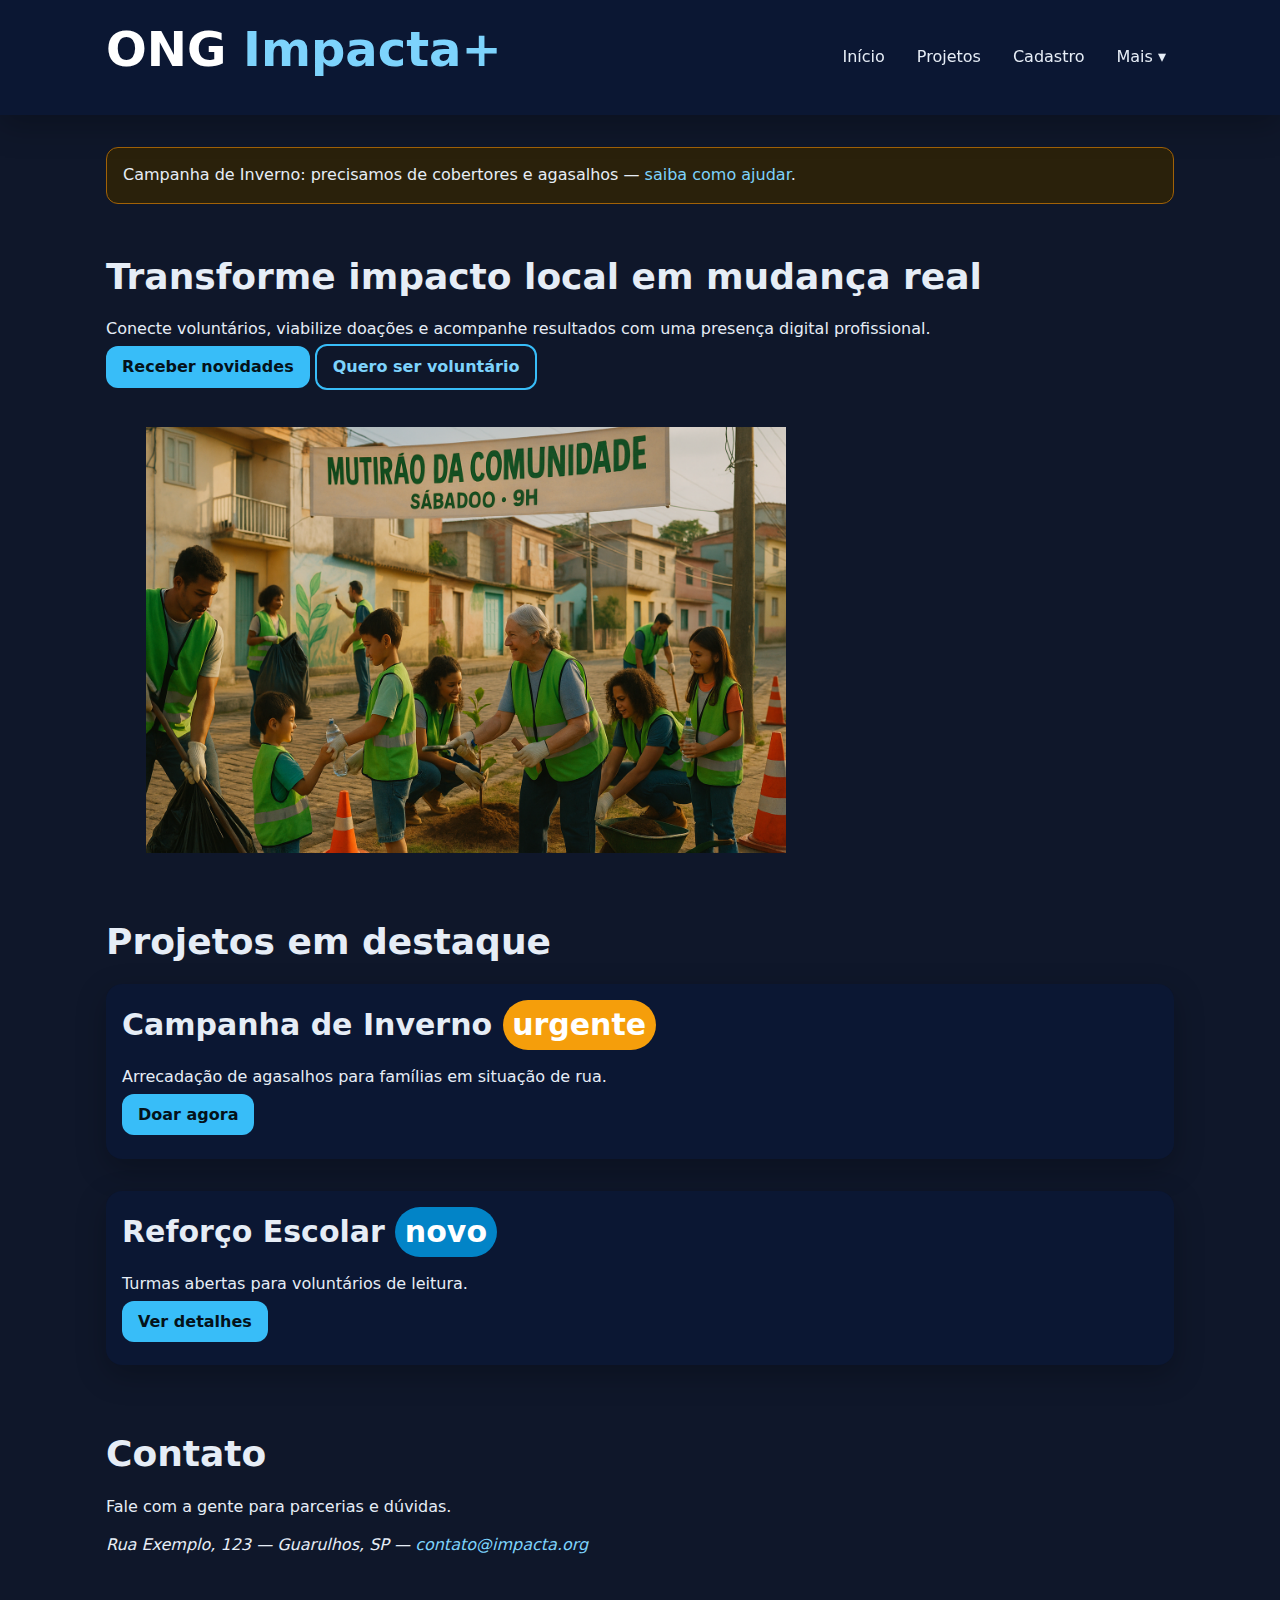
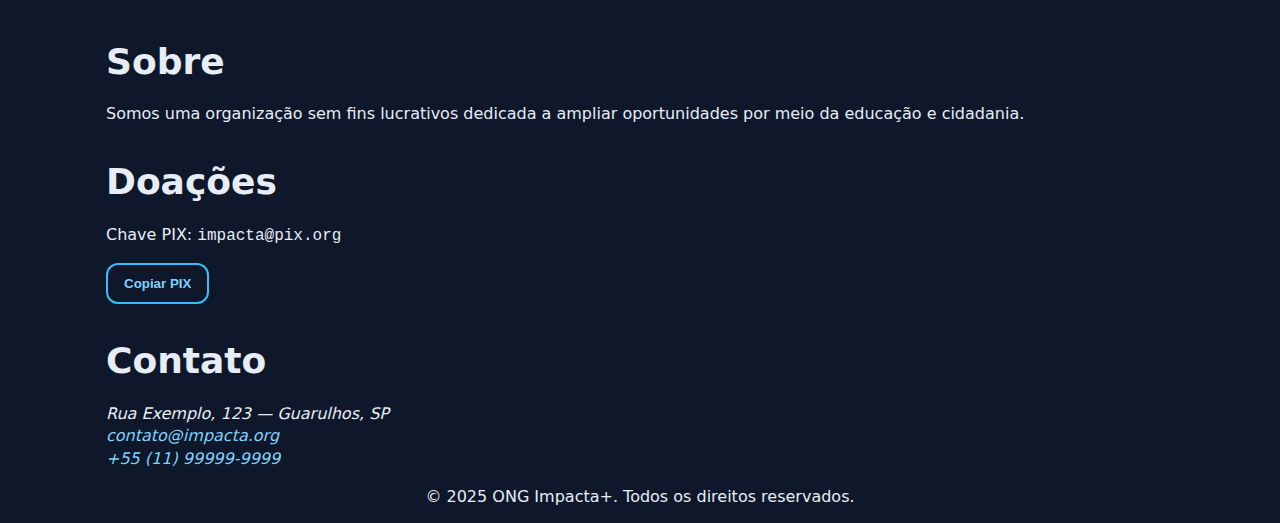
<file: index.html>
<!doctype html>
<html lang="pt-BR">
  <head>
    <meta charset="utf-8">
<meta name="viewport" content="width=device-width, initial-scale=1">
<title>ONG Impacta+ — Plataforma Social</title>
<meta name="description" content="Plataforma web para ONGs: projetos sociais, voluntariado, doações e transparência.">
<link rel="icon" href="assets/img/placeholder.png">
<link rel="stylesheet" href="css/styles.css">

  </head>
  <body>
    <header class="site-header">
  <div class="container header-wrap">
    <h1 class="logo"><a href="index.html" aria-label="ONG Impacta+, ir para a página inicial">ONG <span>Impacta+</span></a></h1>
    <nav class="site-nav" aria-label="Navegação principal">
      <button class="nav-toggle" aria-expanded="false" aria-controls="menu">Menu</button>
      <ul id="menu" class="menu" aria-expanded="false">
        <li><a href="index.html">Início</a></li>
        <li><a href="projetos.html">Projetos</a></li>
        <li><a href="cadastro.html">Cadastro</a></li>
        <li class="has-submenu" aria-expanded="false">
          <button type="button" aria-haspopup="true" aria-expanded="false">Mais ▾</button>
          <ul class="submenu" role="menu">
            <li><a role="menuitem" href="index.html#sobre">Sobre</a></li>
            <li><a role="menuitem" href="index.html#transparencia">Transparência</a></li>
            <li><a role="menuitem" href="index.html#contato">Contato</a></li>
          </ul>
        </li>
      </ul>
    </nav>
  </div>
</header>

    <main id="conteudo" class="container">

      <!-- ALERTA contextual (feedback) -->
      <div class="alert warn mt-2" role="alert">
        Campanha de Inverno: precisamos de cobertores e agasalhos — <a href="projetos.html">saiba como ajudar</a>.
      </div>

      <section id="sobre" class="hero section" aria-labelledby="titulo-hero">
        <div class="row">
          <div class="col-12 col-md-6">
            <h2 id="titulo-hero">Transforme impacto local em mudança real</h2>
            <p>Conecte voluntários, viabilize doações e acompanhe resultados com uma presença digital profissional.</p>
            <p class="mt-2">
              <a class="btn js-open-modal" href="#!" data-modal="newsletter">Receber novidades</a>
              <a class="btn btn-outline" href="cadastro.html">Quero ser voluntário</a>
            </p>
          </div>
          <div class="col-12 col-md-6">
            <figure class="hero-media">
              <img src="assets/img/multirao.png" alt="Voluntários em ação em um projeto comunitário" width="640" height="360" loading="lazy">
            </figure>
          </div>
        </div>
      </section>

      <section class="section" aria-labelledby="destaques">
        <h2 id="destaques">Projetos em destaque</h2>
        <div class="row">
          <article class="card col-12 col-md-6 mb-2">
            <div class="card-body">
              <h3>Campanha de Inverno <span class="badge warn">urgente</span></h3>
              <p>Arrecadação de agasalhos para famílias em situação de rua.</p>
              <p><a class="btn js-open-modal" data-modal="doar" href="#!">Doar agora</a></p>
            </div>
          </article>
          <article class="card col-12 col-md-6 mb-2">
            <div class="card-body">
              <h3>Reforço Escolar <span class="badge info">novo</span></h3>
              <p>Turmas abertas para voluntários de leitura.</p>
              <p><a class="btn" href="projetos.html">Ver detalhes</a></p>
            </div>
          </article>
        </div>
      </section>

      <section id="contato" class="section" aria-labelledby="sec-contato">
        <h2 id="sec-contato">Contato</h2>
        <p>Fale com a gente para parcerias e dúvidas.</p>
        <address>
          Rua Exemplo, 123 — Guarulhos, SP — <a href="mailto:contato@impacta.org">contato@impacta.org</a>
        </address>
      </section>

      <!-- TOAST STACK (usado por copiar PIX e inscrições) -->
      <div class="toast-stack" id="toasts" aria-live="polite"></div>

      <!-- MODAIS contextuais -->
      <div class="modal-backdrop" id="modal-newsletter" aria-hidden="true">
        <div class="modal" role="dialog" aria-modal="true" aria-labelledby="ttl-news">
          <header>
            <h3 id="ttl-news">Assinar novidades</h3>
            <button class="btn-ghost js-close-modal" aria-label="Fechar">✕</button>
          </header>
          <p>Informe seu e-mail para receber atualizações dos projetos.</p>
          <form id="form-newsletter">
            <label for="news-email" class="sr-only">E-mail</label>
            <input id="news-email" type="email" placeholder="seu@email.com" required>
            <button class="btn mt-2" type="submit">Assinar</button>
          </form>
        </div>
      </div>

      <div class="modal-backdrop" id="modal-doar" aria-hidden="true">
        <div class="modal" role="dialog" aria-modal="true" aria-labelledby="ttl-doar">
          <header>
            <h3 id="ttl-doar">Doar</h3>
            <button class="btn-ghost js-close-modal" aria-label="Fechar">✕</button>
          </header>
          <p>Use nossa chave PIX <strong>impacta@pix.org</strong> ou <a href="projetos.html">veja outras formas</a>.</p>
          <p><button class="btn btn-outline js-copy-pix" data-pix="impacta@pix.org">Copiar chave PIX</button></p>
        </div>
      </div>
    </main>
    <footer id="transparencia" class="site-footer">
  <div class="container row">
    <section class="col-12 col-md-4">
      <h2 class="h4">Sobre</h2>
      <p>Somos uma organização sem fins lucrativos dedicada a ampliar oportunidades por meio da educação e cidadania.</p>
    </section>
    <section class="col-12 col-md-4">
      <h2 class="h4">Doações</h2>
      <p>Chave PIX: <code id="pix">impacta@pix.org</code></p>
      <p><button class="btn btn-outline js-copy-pix" data-pix="impacta@pix.org">Copiar PIX</button></p>
    </section>
    <section class="col-12 col-md-4">
      <h2 class="h4">Contato</h2>
      <address>
        Rua Exemplo, 123 — Guarulhos, SP<br>
        <a href="mailto:contato@impacta.org">contato@impacta.org</a><br>
        <a href="tel:+5511999999999">+55 (11) 99999-9999</a>
      </address>
    </section>
  </div>
  <p class="copy center">© 2025 ONG Impacta+. Todos os direitos reservados.</p>
  <script src="js/main.js" defer></script>
</footer>

  </body>
</html>
</file>
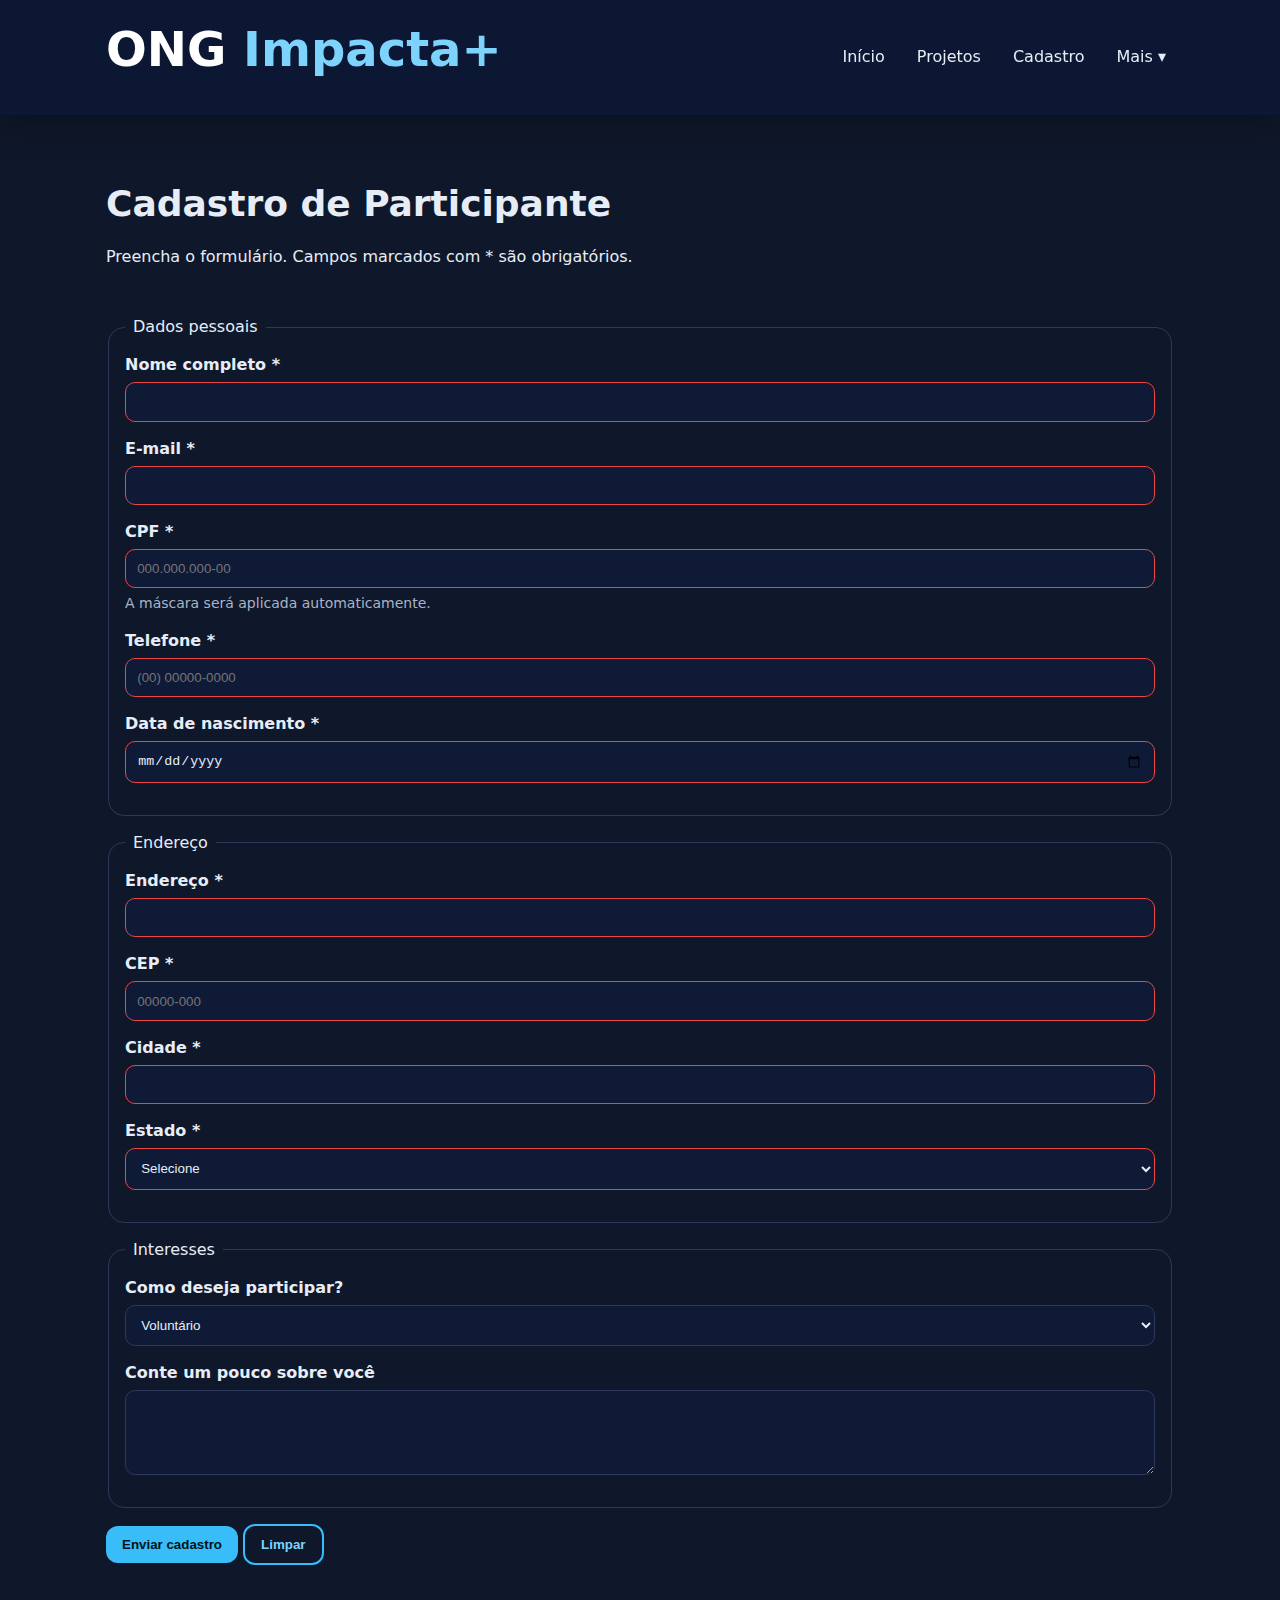
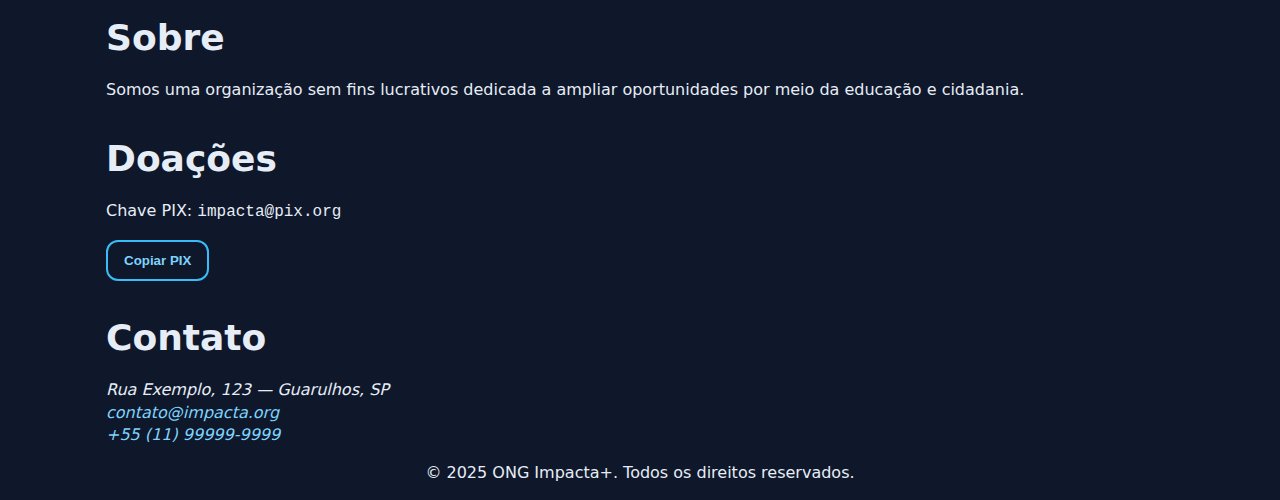
<file: cadastro.html>
<!doctype html>
<html lang="pt-BR">
  <head>
    <meta charset="utf-8">
<meta name="viewport" content="width=device-width, initial-scale=1">
<title>ONG Impacta+ — Plataforma Social</title>
<meta name="description" content="Plataforma web para ONGs: projetos sociais, voluntariado, doações e transparência.">
<link rel="icon" href="assets/img/placeholder.png">
<link rel="stylesheet" href="css/styles.css">

  </head>
  <body>
    <header class="site-header">
  <div class="container header-wrap">
    <h1 class="logo"><a href="index.html" aria-label="ONG Impacta+, ir para a página inicial">ONG <span>Impacta+</span></a></h1>
    <nav class="site-nav" aria-label="Navegação principal">
      <button class="nav-toggle" aria-expanded="false" aria-controls="menu">Menu</button>
      <ul id="menu" class="menu" aria-expanded="false">
        <li><a href="index.html">Início</a></li>
        <li><a href="projetos.html">Projetos</a></li>
        <li><a href="cadastro.html">Cadastro</a></li>
        <li class="has-submenu" aria-expanded="false">
          <button type="button" aria-haspopup="true" aria-expanded="false">Mais ▾</button>
          <ul class="submenu" role="menu">
            <li><a role="menuitem" href="index.html#sobre">Sobre</a></li>
            <li><a role="menuitem" href="index.html#transparencia">Transparência</a></li>
            <li><a role="menuitem" href="index.html#contato">Contato</a></li>
          </ul>
        </li>
      </ul>
    </nav>
  </div>
</header>

    <main id="conteudo" class="container">
      <header class="page-header section">
        <h2>Cadastro de Participante</h2>
        <p>Preencha o formulário. Campos marcados com * são obrigatórios.</p>
      </header>

      <div id="alert-success" class="alert success hidden" role="alert">Cadastro enviado com sucesso! Obrigado 💙</div>

      <form id="form-cadastro" novalidate>
        <fieldset>
          <legend>Dados pessoais</legend>
          <div class="field">
            <label for="nome">Nome completo *</label>
            <input id="nome" name="nome" type="text" autocomplete="name" required minlength="3" maxlength="120">
          </div>
          <div class="field">
            <label for="email">E-mail *</label>
            <input id="email" name="email" type="email" autocomplete="email" required>
          </div>
          <div class="field">
            <label for="cpf">CPF *</label>
            <input id="cpf" name="cpf" type="text" inputmode="numeric" placeholder="000.000.000-00"
                   pattern="\d{3}\.\d{3}\.\d{3}-\d{2}" title="Formato: 000.000.000-00"
                   required aria-describedby="ajuda-cpf">
            <small id="ajuda-cpf" class="muted">A máscara será aplicada automaticamente.</small>
          </div>
          <div class="field">
            <label for="telefone">Telefone *</label>
            <input id="telefone" name="telefone" type="tel" inputmode="tel" placeholder="(00) 00000-0000"
                   pattern="\(\d{2}\) \d{4,5}-\d{4}" title="Formato: (11) 90000-0000" required>
          </div>
          <div class="field">
            <label for="nascimento">Data de nascimento *</label>
            <input id="nascimento" name="nascimento" type="date" required>
          </div>
        </fieldset>

        <fieldset>
          <legend>Endereço</legend>
          <div class="field">
            <label for="endereco">Endereço *</label>
            <input id="endereco" name="endereco" type="text" autocomplete="address-line1" required>
          </div>
          <div class="field">
            <label for="cep">CEP *</label>
            <input id="cep" name="cep" type="text" inputmode="numeric" placeholder="00000-000"
                   pattern="\d{5}-\d{3}" title="Formato: 00000-000" required>
          </div>
          <div class="field">
            <label for="cidade">Cidade *</label>
            <input id="cidade" name="cidade" type="text" autocomplete="address-level2" required>
          </div>
          <div class="field">
            <label for="estado">Estado *</label>
            <select id="estado" name="estado" required>
              <option value="" selected disabled>Selecione</option>
              <option value="SP">SP</option><option value="RJ">RJ</option><option value="MG">MG</option>
              <option value="ES">ES</option><option value="PR">PR</option><option value="SC">SC</option>
              <option value="RS">RS</option><option value="BA">BA</option><option value="PE">PE</option>
              <option value="CE">CE</option><option value="DF">DF</option><option value="GO">GO</option>
              <option value="MT">MT</option><option value="MS">MS</option><option value="PA">PA</option>
              <option value="AM">AM</option><option value="RO">RO</option><option value="AC">AC</option>
              <option value="AP">AP</option><option value="RR">RR</option><option value="PI">PI</option>
              <option value="MA">MA</option><option value="RN">RN</option><option value="PB">PB</option>
              <option value="AL">AL</option><option value="SE">SE</option><option value="TO">TO</option>
            </select>
          </div>
        </fieldset>

        <fieldset>
          <legend>Interesses</legend>
          <div class="field">
            <label for="interesse">Como deseja participar?</label>
            <select id="interesse" name="interesse">
              <option>Voluntário</option>
              <option>Doador</option>
              <option>Ambos</option>
            </select>
          </div>
          <div class="field">
            <label for="mensagem">Conte um pouco sobre você</label>
            <textarea id="mensagem" name="mensagem" rows="4" maxlength="500"></textarea>
          </div>
        </fieldset>

        <div class="actions">
          <button class="btn" type="submit">Enviar cadastro</button>
          <button class="btn btn-outline" type="reset">Limpar</button>
        </div>

        <div role="status" aria-live="polite" class="muted mt-2" id="status"></div>
      </form>
    </main>
    <footer id="transparencia" class="site-footer">
  <div class="container row">
    <section class="col-12 col-md-4">
      <h2 class="h4">Sobre</h2>
      <p>Somos uma organização sem fins lucrativos dedicada a ampliar oportunidades por meio da educação e cidadania.</p>
    </section>
    <section class="col-12 col-md-4">
      <h2 class="h4">Doações</h2>
      <p>Chave PIX: <code id="pix">impacta@pix.org</code></p>
      <p><button class="btn btn-outline js-copy-pix" data-pix="impacta@pix.org">Copiar PIX</button></p>
    </section>
    <section class="col-12 col-md-4">
      <h2 class="h4">Contato</h2>
      <address>
        Rua Exemplo, 123 — Guarulhos, SP<br>
        <a href="mailto:contato@impacta.org">contato@impacta.org</a><br>
        <a href="tel:+5511999999999">+55 (11) 99999-9999</a>
      </address>
    </section>
  </div>
  <p class="copy center">© 2025 ONG Impacta+. Todos os direitos reservados.</p>
  <script src="js/main.js" defer></script>
</footer>

  </body>
</html>
</file>
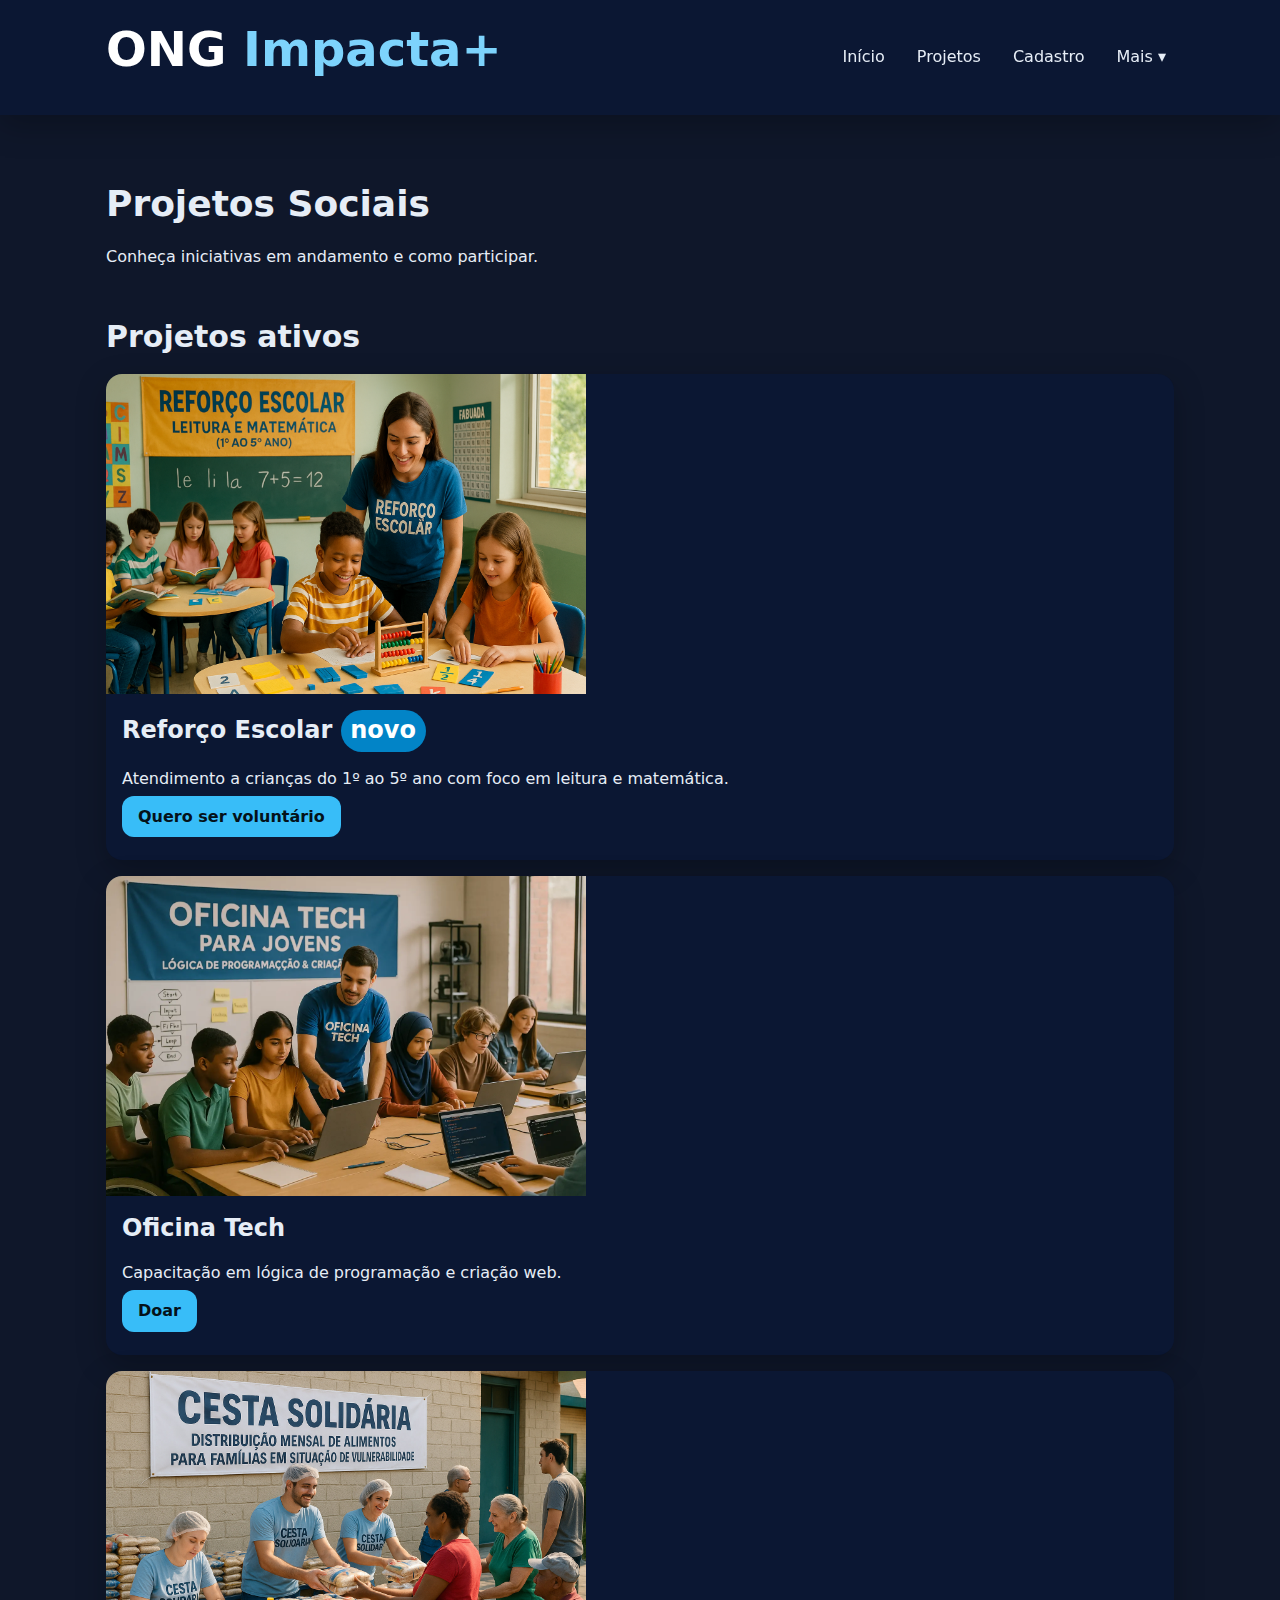
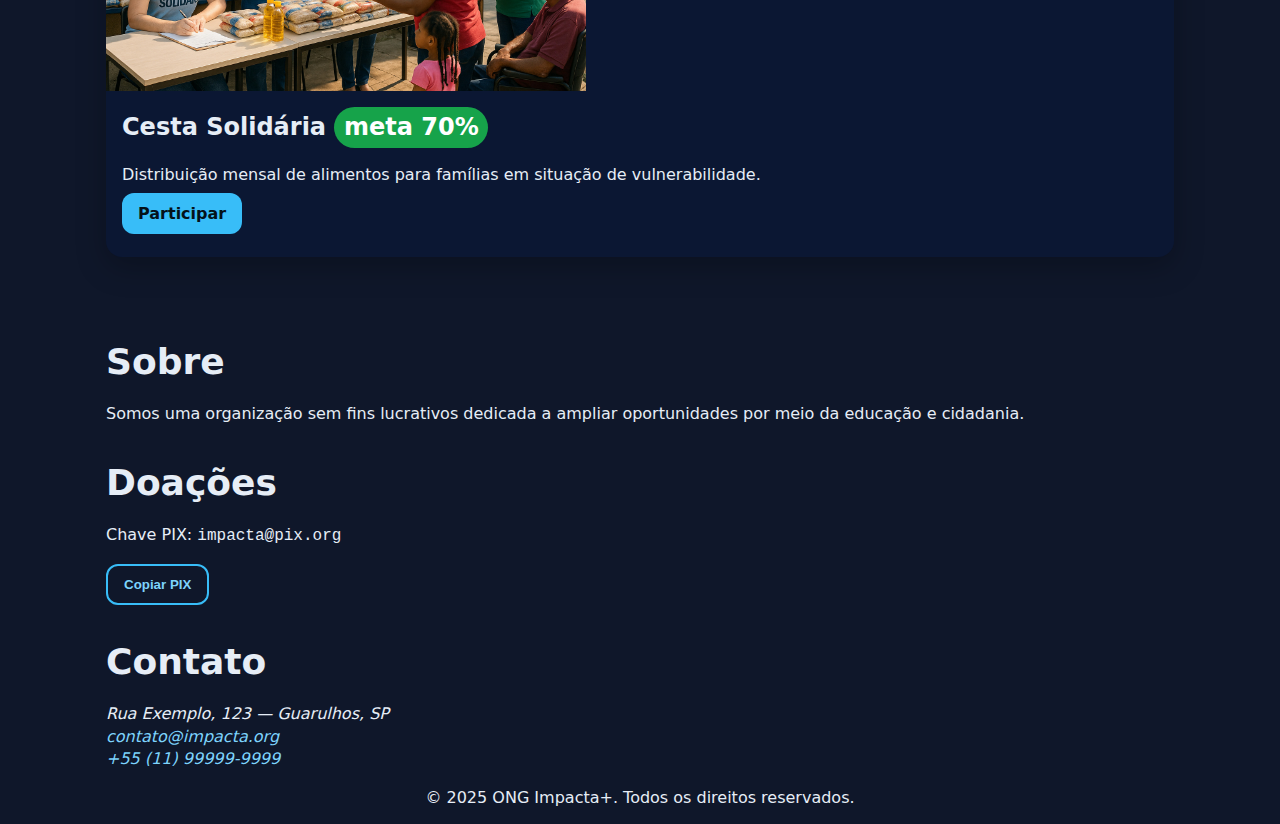
<file: projetos.html>
<!doctype html>
<html lang="pt-BR">
  <head>
    <meta charset="utf-8">
<meta name="viewport" content="width=device-width, initial-scale=1">
<title>ONG Impacta+ — Plataforma Social</title>
<meta name="description" content="Plataforma web para ONGs: projetos sociais, voluntariado, doações e transparência.">
<link rel="icon" href="assets/img/placeholder.png">
<link rel="stylesheet" href="css/styles.css">

  </head>
  <body>
    <header class="site-header">
  <div class="container header-wrap">
    <h1 class="logo"><a href="index.html" aria-label="ONG Impacta+, ir para a página inicial">ONG <span>Impacta+</span></a></h1>
    <nav class="site-nav" aria-label="Navegação principal">
      <button class="nav-toggle" aria-expanded="false" aria-controls="menu">Menu</button>
      <ul id="menu" class="menu" aria-expanded="false">
        <li><a href="index.html">Início</a></li>
        <li><a href="projetos.html">Projetos</a></li>
        <li><a href="cadastro.html">Cadastro</a></li>
        <li class="has-submenu" aria-expanded="false">
          <button type="button" aria-haspopup="true" aria-expanded="false">Mais ▾</button>
          <ul class="submenu" role="menu">
            <li><a role="menuitem" href="index.html#sobre">Sobre</a></li>
            <li><a role="menuitem" href="index.html#transparencia">Transparência</a></li>
            <li><a role="menuitem" href="index.html#contato">Contato</a></li>
          </ul>
        </li>
      </ul>
    </nav>
  </div>
</header>

    <main id="conteudo" class="container">
      <header class="page-header section">
        <h2>Projetos Sociais</h2>
        <p>Conheça iniciativas em andamento e como participar.</p>
      </header>

      <section aria-labelledby="projetos-ativos" class="section">
        <h3 id="projetos-ativos">Projetos ativos</h3>
        <div class="card-grid">
          <article class="card">
            <img src="assets/img/reforco.png" alt="Aula de reforço escolar" width="480" height="270" loading="lazy">
            <div class="card-body">
              <h4>Reforço Escolar <span class="badge info">novo</span></h4>
              <p>Atendimento a crianças do 1º ao 5º ano com foco em leitura e matemática.</p>
              <p><a class="btn" href="cadastro.html">Quero ser voluntário</a></p>
            </div>
          </article>

          <article class="card">
            <img src="assets/img/oficina.webp" alt="Oficina de tecnologia" width="480" height="270" loading="lazy">
            <div class="card-body">
              <h4>Oficina Tech</h4>
              <p>Capacitação em lógica de programação e criação web.</p>
              <p><a class="btn js-open-modal" data-modal="doar" href="#!">Doar</a></p>
            </div>
          </article>

          <article class="card">
            <img src="assets/img/cestasolidaria.jpg" alt="Mutirão de alimentação" width="480" height="270" loading="lazy">
            <div class="card-body">
              <h4>Cesta Solidária <span class="badge success">meta 70%</span></h4>
              <p>Distribuição mensal de alimentos para famílias em situação de vulnerabilidade.</p>
              <p><a class="btn" href="cadastro.html">Participar</a></p>
            </div>
          </article>
        </div>
      </section>
    </main>
    <footer id="transparencia" class="site-footer">
  <div class="container row">
    <section class="col-12 col-md-4">
      <h2 class="h4">Sobre</h2>
      <p>Somos uma organização sem fins lucrativos dedicada a ampliar oportunidades por meio da educação e cidadania.</p>
    </section>
    <section class="col-12 col-md-4">
      <h2 class="h4">Doações</h2>
      <p>Chave PIX: <code id="pix">impacta@pix.org</code></p>
      <p><button class="btn btn-outline js-copy-pix" data-pix="impacta@pix.org">Copiar PIX</button></p>
    </section>
    <section class="col-12 col-md-4">
      <h2 class="h4">Contato</h2>
      <address>
        Rua Exemplo, 123 — Guarulhos, SP<br>
        <a href="mailto:contato@impacta.org">contato@impacta.org</a><br>
        <a href="tel:+5511999999999">+55 (11) 99999-9999</a>
      </address>
    </section>
  </div>
  <p class="copy center">© 2025 ONG Impacta+. Todos os direitos reservados.</p>
  <script src="js/main.js" defer></script>
</footer>

  </body>
</html>
</file>
<file: css/styles.css>
/* styles.css (aggregator for Entrega 2) */
@import url('./00-variables.css');
@import url('./01-reset.css');
@import url('./02-typography.css');
@import url('./03-layout.css');
@import url('./04-nav.css');
@import url('./05-components.css');
@import url('./99-utilities.css');
</file>
